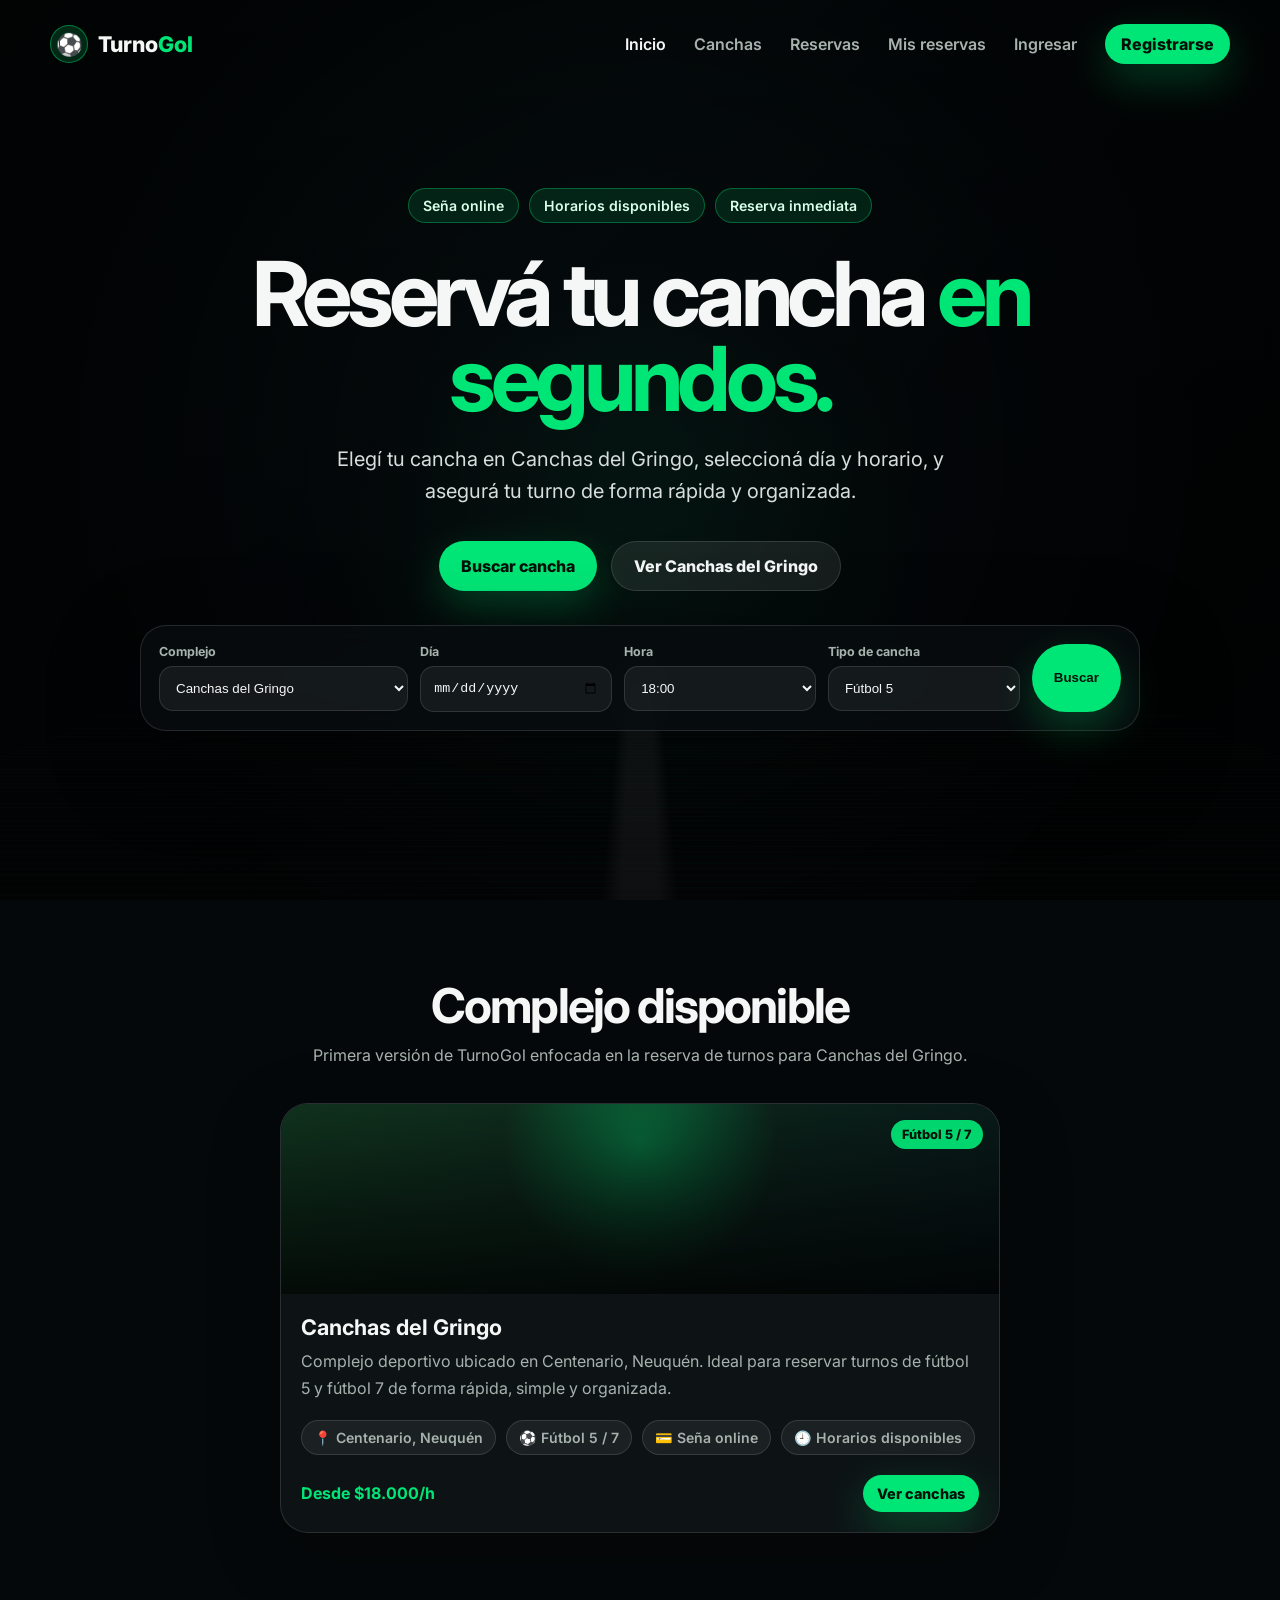
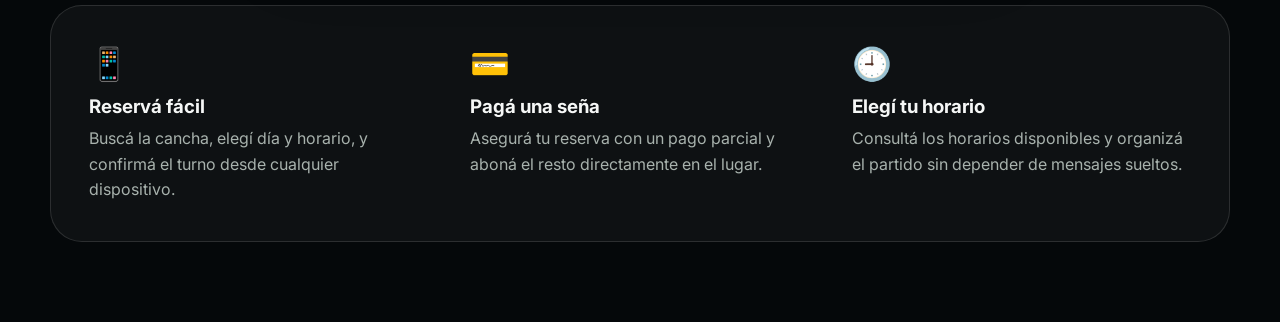
<file: index.html>
<!DOCTYPE html>
<html lang="es">
<head>
  <meta charset="UTF-8" />
  <meta name="viewport" content="width=device-width, initial-scale=1.0" />

  <title>TurnoGol | Reservá tu cancha</title>

  <link rel="stylesheet" href="css/style.css"/>
</head>
<body>

  <header class="hero">
    <nav class="navbar">
      <a href="index.html" class="logo">
        <span class="logo-icon">⚽</span>
        <span>Turno<span>Gol</span></span>
      </a>

      <button class="menu-btn" id="menuBtn" aria-label="Abrir menú">
        ☰
      </button>

      <ul class="nav-links" id="navLinks">
        <li><a href="index.html" class="active">Inicio</a></li>
        <li><a href="#complejos">Canchas</a></li>
        <li><a href="#reservas">Reservas</a></li>
        <li><a href="mis-reservas.html">Mis reservas</a></li>
        <a href="login.html">Ingresar</a>
        <a href="login.html" class="btn btn-small">Registrarse</a>
      </ul>
    </nav>

    <section class="hero-content">
      <div class="chips">
        <span>Seña online</span>
        <span>Horarios disponibles</span>
        <span>Reserva inmediata</span>
      </div>

      <h1>Reservá tu cancha <span>en segundos.</span></h1>

      <p>
        Elegí tu cancha en Canchas del Gringo, seleccioná día y horario,
        y asegurá tu turno de forma rápida y organizada.
      </p>

      <div class="hero-actions">
        <a href="#busqueda" class="btn">Buscar cancha</a>
        <a href="complejo.html" class="btn btn-secondary">Ver Canchas del Gringo</a>
      </div>

      <form class="search-card" id="busqueda">
        <label>
          Complejo
          <select>
            <option>Canchas del Gringo</option>
          </select>
        </label>

        <label>
          Día
          <input type="date" />
        </label>

        <label>
          Hora
          <select>
            <option>18:00</option>
            <option>19:00</option>
            <option>20:00</option>
            <option>21:00</option>
            <option>22:00</option>
          </select>
        </label>

        <label>
          Tipo de cancha
          <select>
            <option>Fútbol 5</option>
            <option>Fútbol 7</option>
          </select>
        </label>

        <button type="submit" class="btn">Buscar</button>
      </form>
    </section>
  </header>

  <main>

    <section class="section" id="complejos">
      <div class="section-title">
        <h2>Complejo disponible</h2>
        <p>
          Primera versión de TurnoGol enfocada en la reserva de turnos para Canchas del Gringo.
        </p>
      </div>

      <div class="single-complex">
        <article class="complex-card featured-complex">
          <div class="card-img card-img-1">
            <span>Fútbol 5 / 7</span>
          </div>

          <div class="card-body">
            <h3>Canchas del Gringo</h3>

            <p>
              Complejo deportivo ubicado en Centenario, Neuquén. Ideal para reservar
              turnos de fútbol 5 y fútbol 7 de forma rápida, simple y organizada.
            </p>

            <div class="complex-highlights">
              <span>📍 Centenario, Neuquén</span>
              <span>⚽ Fútbol 5 / 7</span>
              <span>💳 Seña online</span>
              <span>🕘 Horarios disponibles</span>
            </div>

            <div class="card-footer">
              <strong>Desde $18.000/h</strong>
              <a href="complejo.html" class="btn btn-card">Ver canchas</a>
            </div>
          </div>
        </article>
      </div>
    </section>

    <section class="benefits" id="reservas">
      <article>
        <span>📱</span>
        <h3>Reservá fácil</h3>
        <p>
          Buscá la cancha, elegí día y horario, y confirmá el turno desde cualquier dispositivo.
        </p>
      </article>

      <article>
        <span>💳</span>
        <h3>Pagá una seña</h3>
        <p>
          Asegurá tu reserva con un pago parcial y aboná el resto directamente en el lugar.
        </p>
      </article>

      <article>
        <span>🕘</span>
        <h3>Elegí tu horario</h3>
        <p>
          Consultá los horarios disponibles y organizá el partido sin depender de mensajes sueltos.
        </p>
      </article>
    </section>

  </main>

  <script src="js/app.js"></script>
</body>
</html>
</file>
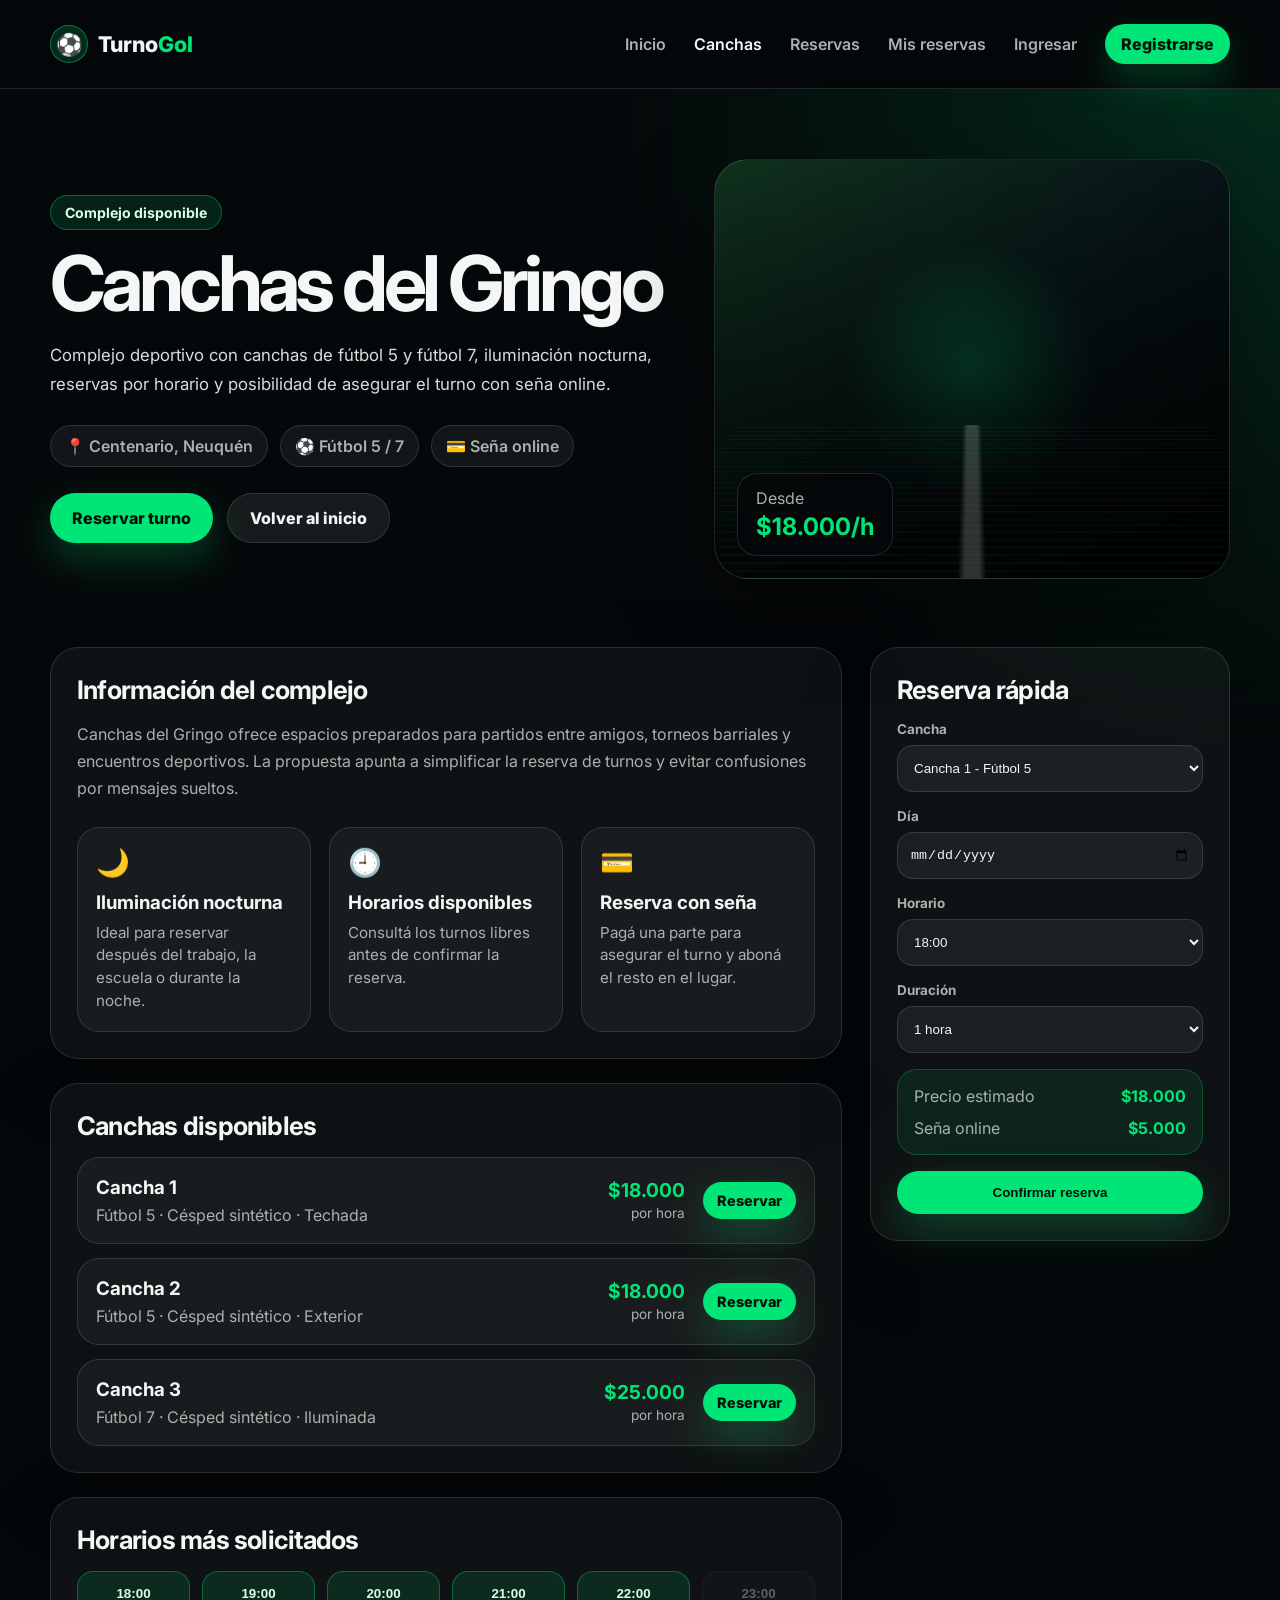
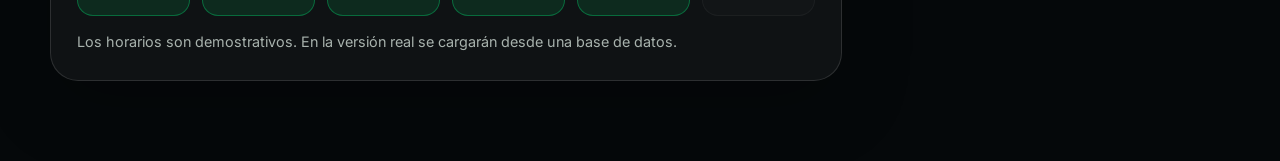
<file: complejo.html>
<!DOCTYPE html>
<html lang="es">
<head>
  <meta charset="UTF-8" />
  <meta name="viewport" content="width=device-width, initial-scale=1.0" />

  <title>Canchas del Gringo | TurnoGol</title>

  <link rel="stylesheet" href="css/style.css" />
</head>
<body>

  <header class="page-header">
    <nav class="navbar">
      <a href="index.html" class="logo">
        <span class="logo-icon">⚽</span>
        <span>Turno<span>Gol</span></span>
      </a>

      <button class="menu-btn" id="menuBtn" aria-label="Abrir menú">
        ☰
      </button>

      <ul class="nav-links" id="navLinks">
        <li><a href="index.html">Inicio</a></li>
        <li><a href="index.html#complejos" class="active">Canchas</a></li>
        <li><a href="reserva.html">Reservas</a></li>
        <li><a href="mis-reservas.html">Mis reservas</a></li>
        <a href="login.html">Ingresar</a>
        <a href="login.html" class="btn btn-small">Registrarse</a>
      </ul>
    </nav>
  </header>

  <main class="complex-page">

    <section class="complex-hero">
      <div class="complex-info">
        <span class="tag">Complejo disponible</span>

        <h1>Canchas del Gringo</h1>

        <p>
          Complejo deportivo con canchas de fútbol 5 y fútbol 7, iluminación nocturna,
          reservas por horario y posibilidad de asegurar el turno con seña online.
        </p>

        <div class="complex-meta">
          <span>📍 Centenario, Neuquén</span>
          <span>⚽ Fútbol 5 / 7</span>
          <span>💳 Seña online</span>
        </div>

        <div class="complex-actions">
          <a href="#reservar" class="btn">Reservar turno</a>
          <a href="index.html" class="btn btn-secondary">Volver al inicio</a>
        </div>
      </div>

      <div class="complex-photo">
        <div class="photo-badge">
          Desde <strong>$18.000/h</strong>
        </div>
      </div>
    </section>

    <section class="complex-layout">

      <div class="complex-main">

        <section class="info-card">
          <h2>Información del complejo</h2>

          <p>
            Canchas del Gringo ofrece espacios preparados para partidos entre amigos,
            torneos barriales y encuentros deportivos. La propuesta apunta a simplificar
            la reserva de turnos y evitar confusiones por mensajes sueltos.
          </p>

          <div class="features-grid">
            <article>
              <span>🌙</span>
              <h3>Iluminación nocturna</h3>
              <p>Ideal para reservar después del trabajo, la escuela o durante la noche.</p>
            </article>

            <article>
              <span>🕘</span>
              <h3>Horarios disponibles</h3>
              <p>Consultá los turnos libres antes de confirmar la reserva.</p>
            </article>

            <article>
              <span>💳</span>
              <h3>Reserva con seña</h3>
              <p>Pagá una parte para asegurar el turno y aboná el resto en el lugar.</p>
            </article>
          </div>
        </section>

        <section class="info-card" id="reservar">
          <h2>Canchas disponibles</h2>

          <div class="field-list">

            <article class="field-card">
              <div>
                <h3>Cancha 1</h3>
                <p>Fútbol 5 · Césped sintético · Techada</p>
              </div>

              <div class="field-price">
                <strong>$18.000</strong>
                <span>por hora</span>
              </div>

              <a href="reserva.html" class="btn btn-card">Reservar</a>
            </article>

            <article class="field-card">
              <div>
                <h3>Cancha 2</h3>
                <p>Fútbol 5 · Césped sintético · Exterior</p>
              </div>

              <div class="field-price">
                <strong>$18.000</strong>
                <span>por hora</span>
              </div>

              <a href="reserva.html" class="btn btn-card">Reservar</a>
            </article>

            <article class="field-card">
              <div>
                <h3>Cancha 3</h3>
                <p>Fútbol 7 · Césped sintético · Iluminada</p>
              </div>

              <div class="field-price">
                <strong>$25.000</strong>
                <span>por hora</span>
              </div>

              <a href="reserva.html" class="btn btn-card">Reservar</a>
            </article>

          </div>
        </section>

        <section class="info-card">
          <h2>Horarios más solicitados</h2>

          <div class="schedule-grid">
            <button>18:00</button>
            <button>19:00</button>
            <button>20:00</button>
            <button>21:00</button>
            <button>22:00</button>
            <button class="disabled">23:00</button>
          </div>

          <p class="small-note">
            Los horarios son demostrativos. En la versión real se cargarán desde una base de datos.
          </p>
        </section>

      </div>

      <aside class="booking-panel">
        <h2>Reserva rápida</h2>

        <form class="booking-form">
          <label>
            Cancha
            <select>
              <option>Cancha 1 - Fútbol 5</option>
              <option>Cancha 2 - Fútbol 5</option>
              <option>Cancha 3 - Fútbol 7</option>
            </select>
          </label>

          <label>
            Día
            <input type="date" />
          </label>

          <label>
            Horario
            <select>
              <option>18:00</option>
              <option>19:00</option>
              <option>20:00</option>
              <option>21:00</option>
              <option>22:00</option>
            </select>
          </label>

          <label>
            Duración
            <select>
              <option>1 hora</option>
              <option>1 hora y media</option>
              <option>2 horas</option>
            </select>
          </label>

          <div class="summary-box">
            <div>
              <span>Precio estimado</span>
              <strong>$18.000</strong>
            </div>

            <div>
              <span>Seña online</span>
              <strong>$5.000</strong>
            </div>
          </div>

          <button type="submit" class="btn full-btn">
            Confirmar reserva
          </button>
        </form>
      </aside>

    </section>

  </main>

  <script src="js/app.js"></script>
</body>
</html>
</file>
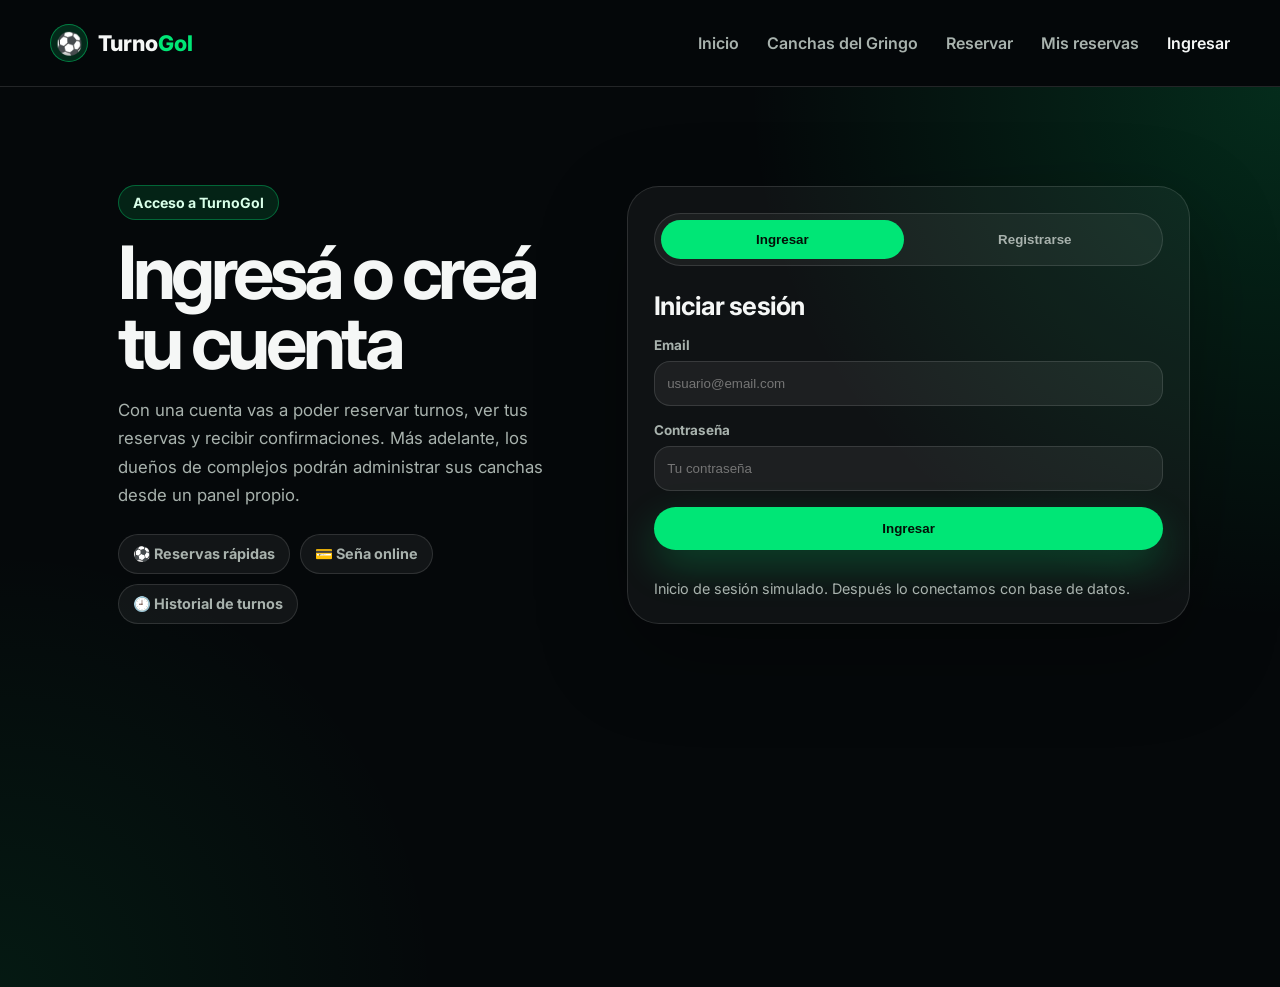
<file: confirmacion.html>
<!DOCTYPE html>
<html lang="es">
<head>
  <meta charset="UTF-8" />
  <meta name="viewport" content="width=device-width, initial-scale=1.0" />

  <title>Reserva confirmada | TurnoGol</title>

  <link rel="stylesheet" href="css/style.css" />
</head>
<body>

  <header class="page-header">
    <nav class="navbar">
      <a href="index.html" class="logo">
        <span class="logo-icon">⚽</span>
        <span>Turno<span>Gol</span></span>
      </a>

      <button class="menu-btn" id="menuBtn" aria-label="Abrir menú">
        ☰
      </button>

      <ul class="nav-links" id="navLinks">
        <li><a href="index.html">Inicio</a></li>
        <li><a href="complejo.html">Canchas del Gringo</a></li>
        <li><a href="reserva.html">Reservar</a></li>
        <li><a href="mis-reservas.html">Mis reservas</a></li>
        <li><a href="login.html">Ingresar</a></li>
        <li><a href="#" class="active">Confirmación</a></li>
      </ul>
    </nav>
  </header>

  <main class="confirmation-page">

    <section class="confirmation-card">
      <div class="success-icon">✓</div>

      <span class="tag">Reserva confirmada</span>

      <h1>Tu turno fue reservado</h1>

      <p>
        La reserva se registró correctamente. En una versión real, el usuario recibiría
        la confirmación por email o WhatsApp.
      </p>

      <div class="confirmation-summary">
        <div>
          <span>Complejo</span>
          <strong id="confirmComplejo">Canchas del Gringo</strong>
        </div>

        <div>
          <span>Cancha</span>
          <strong id="confirmCancha">Cancha seleccionada</strong>
        </div>

        <div>
          <span>Fecha</span>
          <strong id="confirmFecha">Fecha seleccionada</strong>
        </div>

        <div>
          <span>Horario</span>
          <strong id="confirmHorario">Horario seleccionado</strong>
        </div>

        <div>
          <span>Duración</span>
          <strong id="confirmDuracion">Duración seleccionada</strong>
        </div>

        <div>
          <span>Cliente</span>
          <strong id="confirmCliente">Cliente</strong>
        </div>

        <div>
          <span>Precio total</span>
          <strong id="confirmPrecio">$0</strong>
        </div>

        <div>
          <span>Seña abonada</span>
          <strong id="confirmSenia">$0</strong>
        </div>

        <div>
          <span>Resta abonar</span>
          <strong id="confirmResta">$0</strong>
        </div>

        <div>
          <span>Estado</span>
          <strong id="confirmEstado" class="status-ok">Confirmada</strong>
        </div>
      </div>

      <div class="confirmation-actions">
        <a href="mis-reservas.html" class="btn">Ver mis reservas</a>
        <a href="complejo.html" class="btn btn-secondary">Reservar otro turno</a>
      </div>
    </section>

  </main>

  <script src="js/app.js"></script>
</body>
</html>
</file>
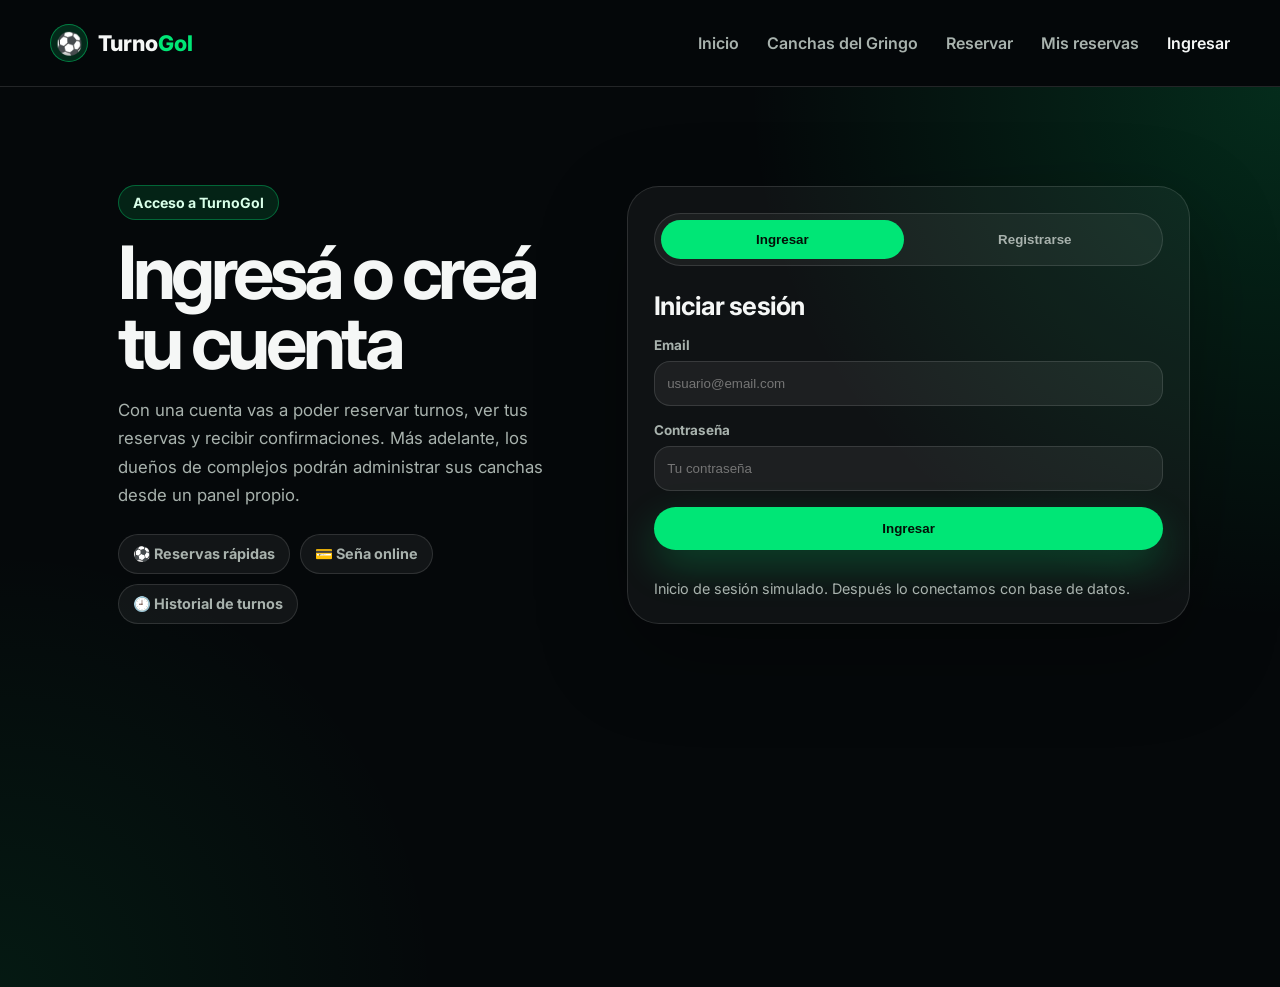
<file: login.html>
<!DOCTYPE html>
<html lang="es">
<head>
  <meta charset="UTF-8" />
  <meta name="viewport" content="width=device-width, initial-scale=1.0" />

  <title>Ingresar | TurnoGol</title>

  <link rel="stylesheet" href="css/style.css" />
</head>
<body>

  <header class="page-header">
    <nav class="navbar">
      <a href="index.html" class="logo">
        <span class="logo-icon">⚽</span>
        <span>Turno<span>Gol</span></span>
      </a>

      <button class="menu-btn" id="menuBtn" aria-label="Abrir menú">
        ☰
      </button>

      <ul class="nav-links" id="navLinks">
        <li><a href="index.html">Inicio</a></li>
        <li><a href="complejo.html">Canchas del Gringo</a></li>
        <li><a href="reserva.html">Reservar</a></li>
        <li><a href="mis-reservas.html">Mis reservas</a></li>
        <li><a href="login.html" class="active">Ingresar</a></li>
      </ul>
    </nav>
  </header>

  <main class="auth-page">

    <section class="auth-card">

      <div class="auth-info">
        <span class="tag">Acceso a TurnoGol</span>

        <h1>Ingresá o creá tu cuenta</h1>

        <p>
          Con una cuenta vas a poder reservar turnos, ver tus reservas y recibir
          confirmaciones. Más adelante, los dueños de complejos podrán administrar
          sus canchas desde un panel propio.
        </p>

        <div class="auth-benefits">
          <span>⚽ Reservas rápidas</span>
          <span>💳 Seña online</span>
          <span>🕘 Historial de turnos</span>
        </div>
      </div>

      <div class="auth-box">

        <div class="auth-tabs">
          <button class="auth-tab active" data-auth="login">Ingresar</button>
          <button class="auth-tab" data-auth="register">Registrarse</button>
        </div>

        <form class="auth-form auth-form-login" id="loginForm">
          <h2>Iniciar sesión</h2>

          <label>
            Email
            <input type="email" placeholder="usuario@email.com" required />
          </label>

          <label>
            Contraseña
            <input type="password" placeholder="Tu contraseña" required />
          </label>

          <button type="submit" class="btn full-btn">
            Ingresar
          </button>

          <p class="small-note">
            Inicio de sesión simulado. Después lo conectamos con base de datos.
          </p>
        </form>

        <form class="auth-form auth-form-register hidden" id="registerForm">
          <h2>Crear cuenta</h2>

          <label>
            Nombre y apellido
            <input type="text" placeholder="Ej: Juan Pérez" required />
          </label>

          <label>
            Email
            <input type="email" placeholder="usuario@email.com" required />
          </label>

          <label>
            Teléfono
            <input type="tel" placeholder="Ej: 299 000 0000" required />
          </label>

          <label>
            Contraseña
            <input type="password" placeholder="Crear contraseña" required />
          </label>

          <label>
            Tipo de cuenta
            <select id="tipoCuenta">
              <option value="usuario">Usuario / jugador</option>
              <option value="duenio">Dueño de complejo</option>
            </select>
          </label>

          <button type="submit" class="btn full-btn">
            Crear cuenta
          </button>

          <p class="small-note">
            El tipo de cuenta permitirá mostrar funciones distintas según el rol.
          </p>
        </form>

      </div>

    </section>

  </main>

  <script src="js/app.js"></script>
</body>
</html>
</file>
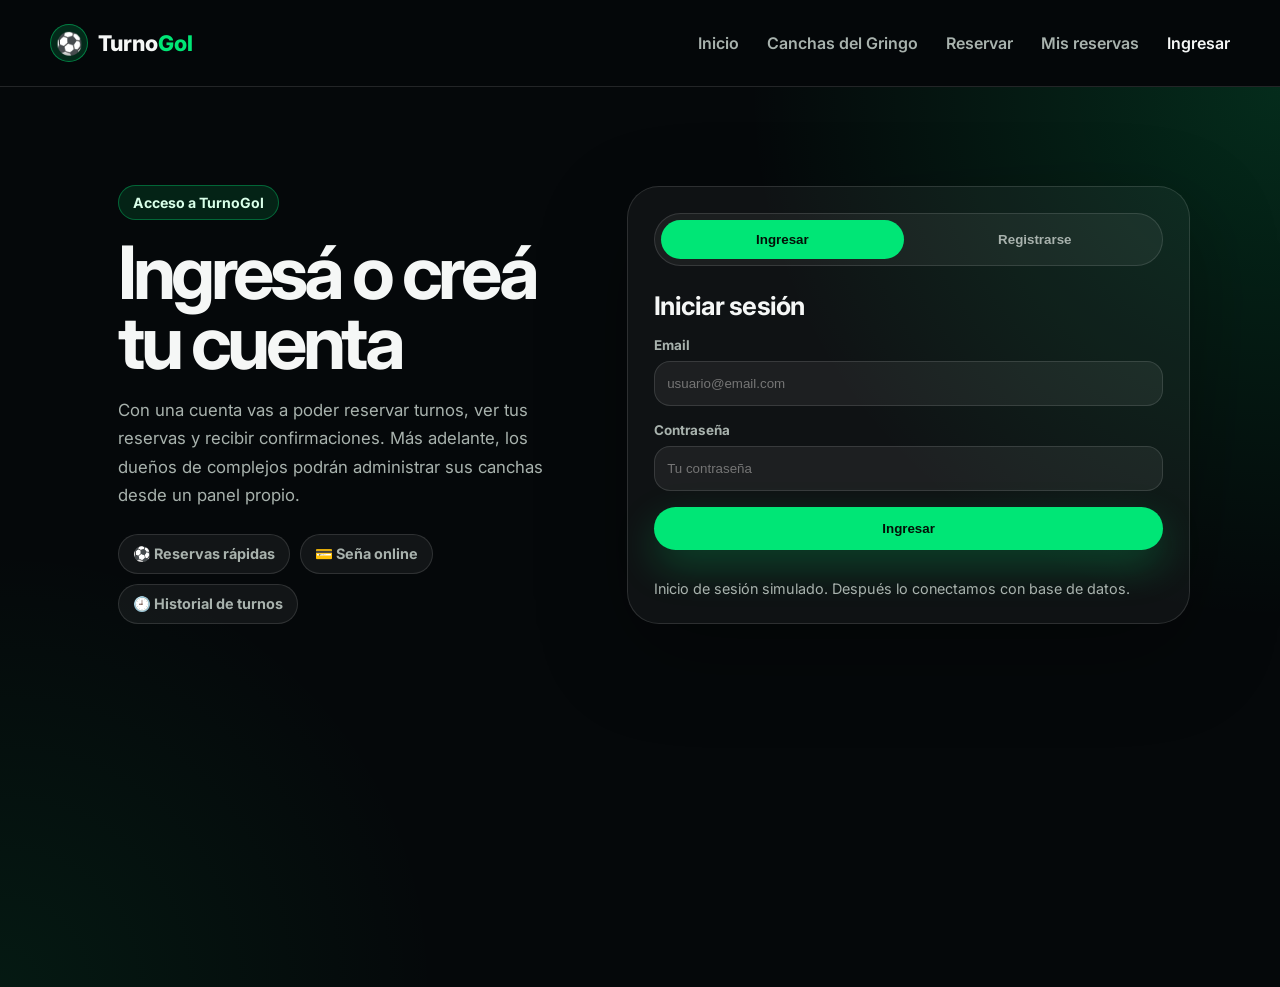
<file: mis-reservas.html>
<!DOCTYPE html>
<html lang="es">
<head>
  <meta charset="UTF-8" />
  <meta name="viewport" content="width=device-width, initial-scale=1.0" />

  <title>Mis reservas | TurnoGol</title>

  <link rel="stylesheet" href="css/style.css" />
</head>
<body>

  <header class="page-header">
    <nav class="navbar">
      <a href="index.html" class="logo">
        <span class="logo-icon">⚽</span>
        <span>Turno<span>Gol</span></span>
      </a>

      <button class="menu-btn" id="menuBtn" aria-label="Abrir menú">
        ☰
      </button>

      <ul class="nav-links" id="navLinks">
        <li><a href="index.html">Inicio</a></li>
        <li><a href="complejo.html">Canchas del Gringo</a></li>
        <li><a href="reserva.html">Reservar</a></li>
        <li><a href="mis-reservas.html" class="active">Mis reservas</a></li>
      </ul>
    </nav>
  </header>

  <main class="my-reservations-page">

    <section class="my-reservations-header">
      <span class="tag">Turnos registrados</span>

      <h1>Mis reservas</h1>

      <p>
        Acá se muestran las reservas realizadas en esta versión de prueba.
        Por ahora se guardan en el navegador.
      </p>
    </section>

    <section class="reservations-container">
      <div id="reservasLista" class="reservations-list">
        <!-- Las reservas se cargan con JavaScript -->
      </div>

      <div class="reservations-actions">
        <a href="complejo.html" class="btn">Reservar otro turno</a>
        <button class="btn btn-secondary" id="limpiarReservas">
          Borrar reservas
        </button>
      </div>
    </section>

  </main>

  <script src="js/app.js"></script>
</body>
</html>
</file>
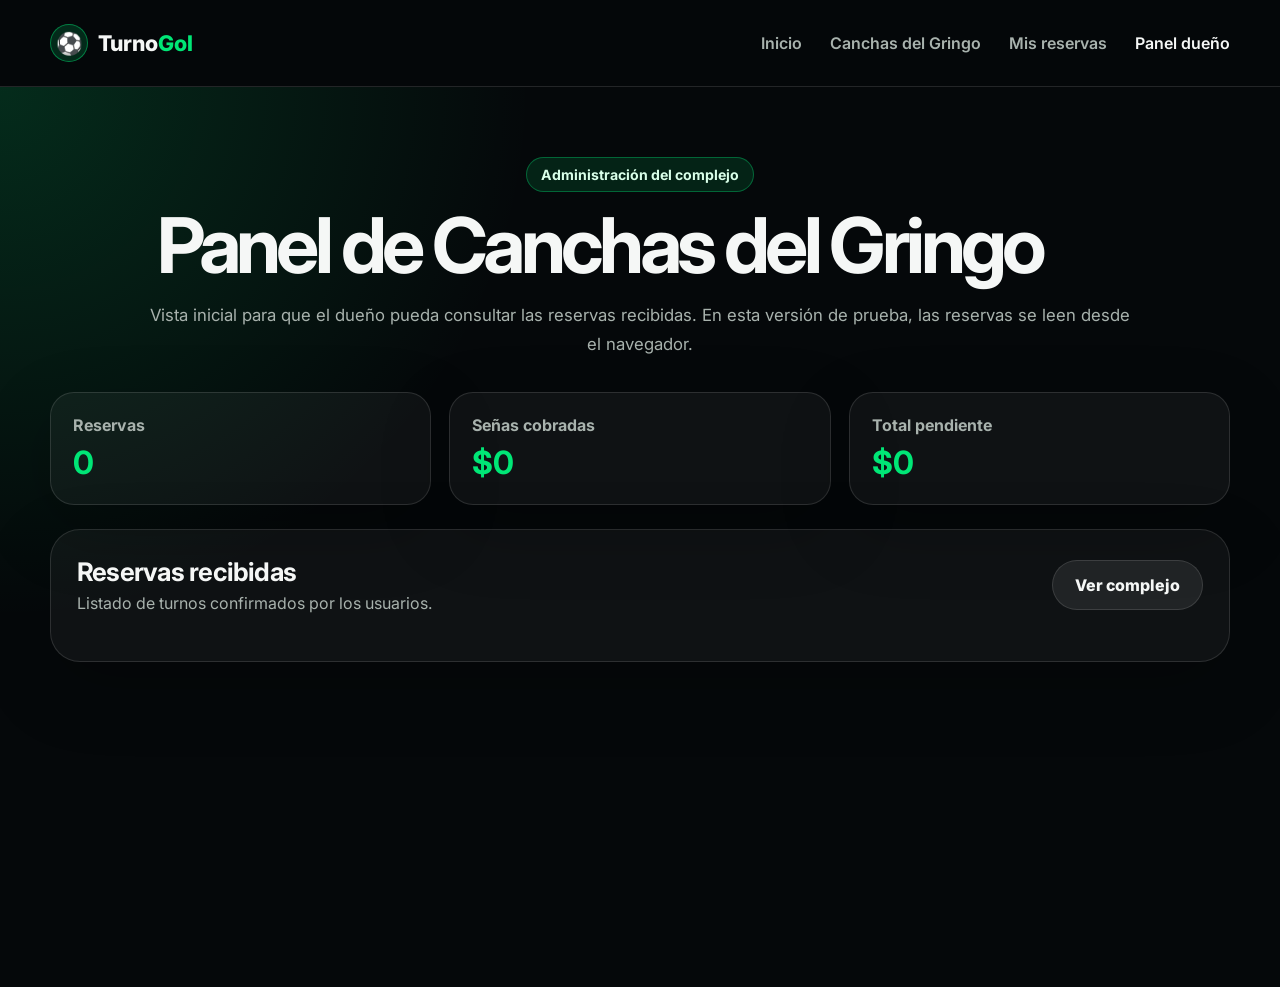
<file: panel-duenio.html>
<!DOCTYPE html>
<html lang="es">
<head>
  <meta charset="UTF-8" />
  <meta name="viewport" content="width=device-width, initial-scale=1.0" />

  <title>Panel del dueño | TurnoGol</title>

  <link rel="stylesheet" href="css/style.css" />
</head>
<body>

  <header class="page-header">
    <nav class="navbar">
      <a href="index.html" class="logo">
        <span class="logo-icon">⚽</span>
        <span>Turno<span>Gol</span></span>
      </a>

      <button class="menu-btn" id="menuBtn" aria-label="Abrir menú">
        ☰
      </button>

      <ul class="nav-links" id="navLinks">
        <li><a href="index.html">Inicio</a></li>
        <li><a href="complejo.html">Canchas del Gringo</a></li>
        <li><a href="mis-reservas.html">Mis reservas</a></li>
        <li><a href="panel-duenio.html" class="active">Panel dueño</a></li>
      </ul>
    </nav>
  </header>

  <main class="owner-page">

    <section class="owner-header">
      <span class="tag">Administración del complejo</span>

      <h1>Panel de Canchas del Gringo</h1>

      <p>
        Vista inicial para que el dueño pueda consultar las reservas recibidas.
        En esta versión de prueba, las reservas se leen desde el navegador.
      </p>
    </section>

    <section class="owner-stats">
      <article>
        <span>Reservas</span>
        <strong id="totalReservas">0</strong>
      </article>

      <article>
        <span>Señas cobradas</span>
        <strong id="totalSenias">$0</strong>
      </article>

      <article>
        <span>Total pendiente</span>
        <strong id="totalPendiente">$0</strong>
      </article>
    </section>

    <section class="owner-panel">
      <div class="owner-panel-header">
        <div>
          <h2>Reservas recibidas</h2>
          <p>Listado de turnos confirmados por los usuarios.</p>
        </div>

        <a href="complejo.html" class="btn btn-secondary">Ver complejo</a>
      </div>

      <div id="ownerReservasLista" class="owner-reservations-list">
        <!-- Las reservas se cargan con JavaScript -->
      </div>
    </section>

  </main>

  <script src="js/app.js"></script>
</body>
</html>
</file>
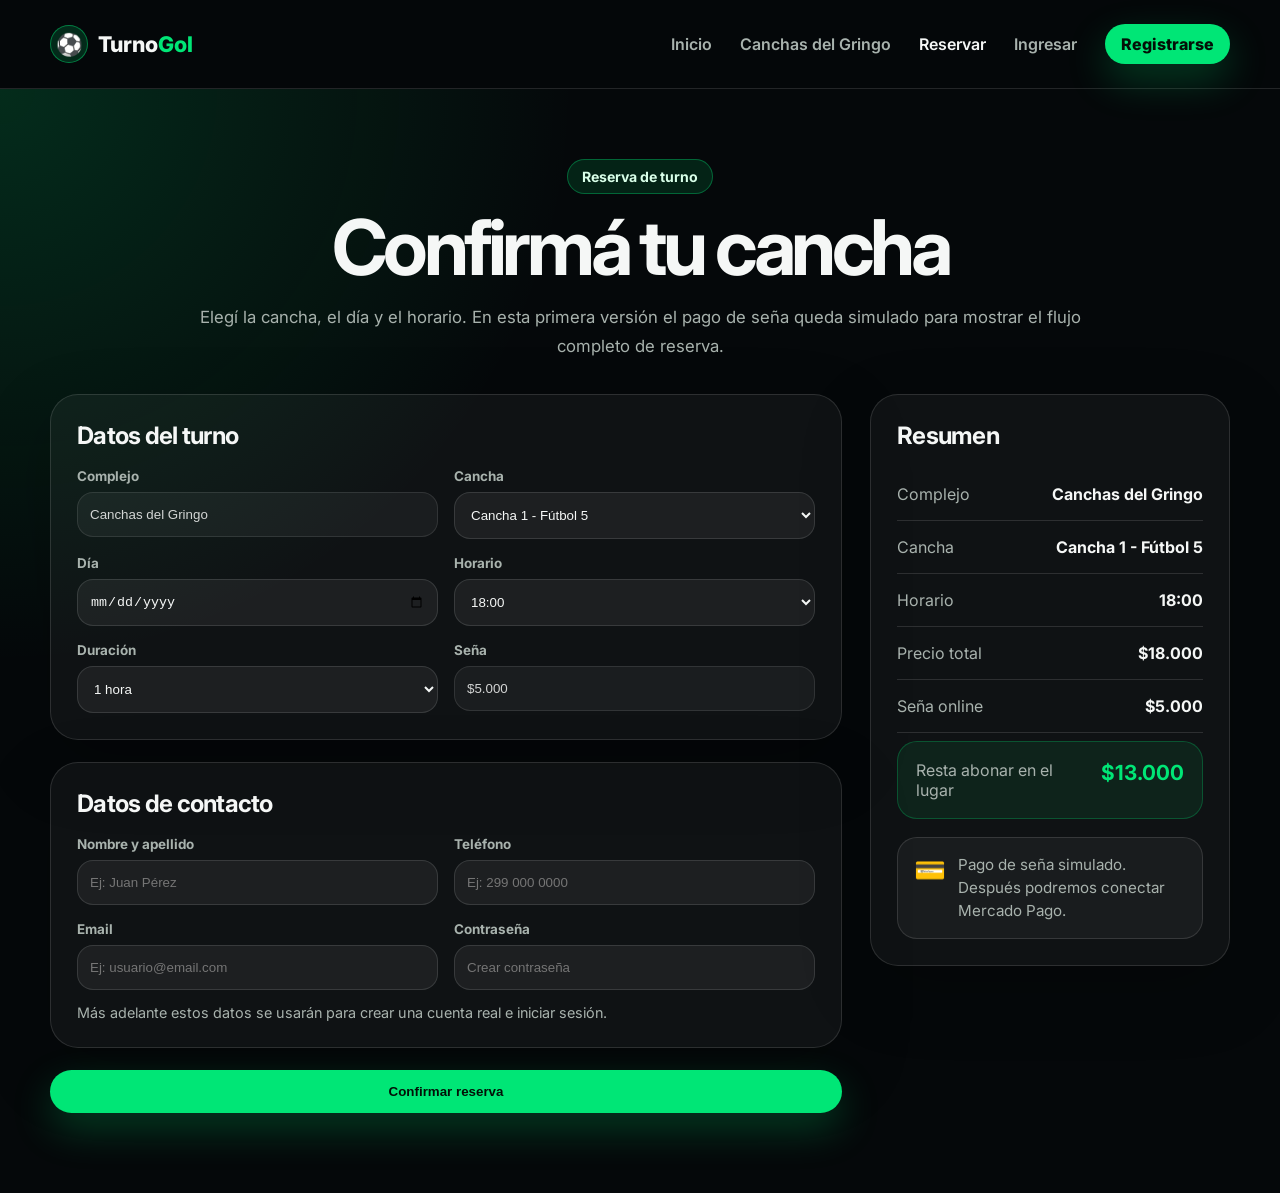
<file: reserva.html>
<!DOCTYPE html>
<html lang="es">
<head>
  <meta charset="UTF-8" />
  <meta name="viewport" content="width=device-width, initial-scale=1.0" />

  <title>Reservar turno | TurnoGol</title>

  <link rel="stylesheet" href="css/style.css" />
</head>
<body>

  <header class="page-header">
    <nav class="navbar">
      <a href="index.html" class="logo">
        <span class="logo-icon">⚽</span>
        <span>Turno<span>Gol</span></span>
      </a>

      <button class="menu-btn" id="menuBtn" aria-label="Abrir menú">
        ☰
      </button>

      <ul class="nav-links" id="navLinks">
        <li><a href="index.html">Inicio</a></li>
        <li><a href="complejo.html">Canchas del Gringo</a></li>
        <li><a href="#" class="active">Reservar</a></li>
        <a href="login.html">Ingresar</a>
        <a href="login.html" class="btn btn-small">Registrarse</a>
      </ul>
    </nav>
  </header>

  <main class="reserve-page">

    <section class="reserve-header">
      <span class="tag">Reserva de turno</span>

      <h1>Confirmá tu cancha</h1>

      <p>
        Elegí la cancha, el día y el horario. En esta primera versión el pago de seña
        queda simulado para mostrar el flujo completo de reserva.
      </p>
    </section>

    <section class="reserve-layout">

      <form class="reserve-form" id="reserveForm">

        <div class="form-card">
          <h2>Datos del turno</h2>

          <div class="form-grid">
            <label>
              Complejo
              <input type="text" value="Canchas del Gringo" readonly />
            </label>

            <label>
              Cancha
              <select id="cancha">
                <option value="18000">Cancha 1 - Fútbol 5</option>
                <option value="18000">Cancha 2 - Fútbol 5</option>
                <option value="25000">Cancha 3 - Fútbol 7</option>
              </select>
            </label>

            <label>
              Día
              <input type="date" id="fecha" required />
            </label>

            <label>
              Horario
              <select id="horario">
                <option>18:00</option>
                <option>19:00</option>
                <option>20:00</option>
                <option>21:00</option>
                <option>22:00</option>
              </select>
            </label>

            <label>
              Duración
              <select id="duracion">
                <option value="1">1 hora</option>
                <option value="1.5">1 hora y media</option>
                <option value="2">2 horas</option>
              </select>
            </label>

            <label>
              Seña
              <input type="text" value="$5.000" readonly />
            </label>
          </div>
        </div>

        <div class="form-card">
          <h2>Datos de contacto</h2>

          <div class="form-grid">
            <label>
              Nombre y apellido
              <input type="text" placeholder="Ej: Juan Pérez" required />
            </label>

            <label>
              Teléfono
              <input type="tel" placeholder="Ej: 299 000 0000" required />
            </label>

            <label>
              Email
              <input type="email" placeholder="Ej: usuario@email.com" required />
            </label>

            <label>
              Contraseña
              <input type="password" placeholder="Crear contraseña" required />
            </label>
          </div>

          <p class="small-note">
            Más adelante estos datos se usarán para crear una cuenta real e iniciar sesión.
          </p>
        </div>

        <button type="submit" class="btn full-btn">
          Confirmar reserva
        </button>

      </form>

      <aside class="reserve-summary">
        <h2>Resumen</h2>

        <div class="summary-line">
          <span>Complejo</span>
          <strong>Canchas del Gringo</strong>
        </div>

        <div class="summary-line">
          <span>Cancha</span>
          <strong id="summaryCancha">Cancha 1 - Fútbol 5</strong>
        </div>

        <div class="summary-line">
          <span>Horario</span>
          <strong id="summaryHorario">18:00</strong>
        </div>

        <div class="summary-line">
          <span>Precio total</span>
          <strong id="summaryPrecio">$18.000</strong>
        </div>

        <div class="summary-line">
          <span>Seña online</span>
          <strong>$5.000</strong>
        </div>

        <div class="summary-total">
          <span>Resta abonar en el lugar</span>
          <strong id="summaryResta">$13.000</strong>
        </div>

        <div class="payment-box">
          <span>💳</span>
          <p>
            Pago de seña simulado. Después podremos conectar Mercado Pago.
          </p>
        </div>
      </aside>

    </section>

  </main>

  <script src="js/app.js"></script>
</body>
</html>
</file>
<file: css/style.css>
@import url('https://fonts.googleapis.com/css2?family=Inter:wght@400;500;600;700;800&display=swap');

:root {
  --bg: #05080a;
  --panel-solid: #0d1315;
  --green: #00e676;
  --white: #f5f7f6;
  --muted: #a8b2ad;
  --border: rgba(255,255,255,0.12);
}

* {
  margin: 0;
  padding: 0;
  box-sizing: border-box;
}

html {
  scroll-behavior: smooth;
}

body {
  font-family: 'Inter', system-ui, sans-serif;
  color: var(--white);
  background: var(--bg);
}

a {
  color: inherit;
  text-decoration: none;
}

/* ============================= */
/* HERO / HOME */
/* ============================= */

.hero {
  min-height: 100vh;
  position: relative;
  overflow: hidden;
  background:
    linear-gradient(180deg, rgba(5,8,10,0.45), rgba(5,8,10,0.98)),
    radial-gradient(circle at center 65%, rgba(0,230,118,0.28), transparent 35%),
    linear-gradient(135deg, #06100b 0%, #071417 35%, #020405 100%);
}

.hero::before {
  content: "";
  position: absolute;
  inset: 0;
  background:
    linear-gradient(
      90deg,
      transparent 48%,
      rgba(255,255,255,0.18) 49%,
      rgba(255,255,255,0.18) 51%,
      transparent 52%
    ),
    repeating-linear-gradient(
      0deg,
      rgba(0,230,118,0.08) 0 2px,
      transparent 2px 10px
    );
  opacity: .45;
  transform: perspective(800px) rotateX(62deg) translateY(230px) scale(1.5);
  transform-origin: bottom;
}

.hero::after {
  content: "";
  position: absolute;
  inset: 0;
  background: radial-gradient(circle at center, transparent 0%, rgba(0,0,0,0.62) 72%);
  pointer-events: none;
}

/* ============================= */
/* NAVBAR */
/* ============================= */

.navbar {
  position: relative;
  z-index: 2;
  width: min(1180px, calc(100% - 32px));
  margin: 0 auto;
  padding: 24px 0;
  display: flex;
  align-items: center;
  justify-content: space-between;
}

.logo {
  display: flex;
  align-items: center;
  gap: 10px;
  font-weight: 800;
  font-size: 1.35rem;
}

.logo span span {
  color: var(--green);
}

.logo-icon {
  display: grid;
  place-items: center;
  width: 38px;
  height: 38px;
  background: rgba(0,230,118,0.16);
  border: 1px solid rgba(0,230,118,0.45);
  border-radius: 999px;
}

.nav-links {
  display: flex;
  align-items: center;
  gap: 28px;
  list-style: none;
  font-weight: 600;
  color: var(--muted);
}

.nav-links a:hover,
.nav-links .active {
  color: var(--white);
}

.menu-btn {
  display: none;
  border: none;
  background: rgba(255,255,255,0.08);
  color: var(--white);
  border-radius: 10px;
  padding: 10px 12px;
  font-size: 1.2rem;
  cursor: pointer;
}

/* ============================= */
/* CONTENIDO HERO */
/* ============================= */

.hero-content {
  position: relative;
  z-index: 2;
  width: min(1080px, calc(100% - 32px));
  margin: 0 auto;
  padding: 100px 0 80px;
  text-align: center;
}

.chips {
  display: flex;
  justify-content: center;
  flex-wrap: wrap;
  gap: 10px;
  margin-bottom: 28px;
}

.chips span {
  padding: 8px 14px;
  border: 1px solid rgba(0,230,118,0.35);
  background: rgba(0,230,118,0.12);
  color: #d9ffe9;
  border-radius: 999px;
  font-size: 0.88rem;
  font-weight: 600;
}

h1 {
  font-size: clamp(2.4rem, 7vw, 5.8rem);
  line-height: 0.95;
  letter-spacing: -0.06em;
  max-width: 900px;
  margin: 0 auto 22px;
}

h1 span {
  color: var(--green);
}

.hero-content > p {
  max-width: 680px;
  margin: 0 auto;
  color: #d7dedb;
  font-size: clamp(1rem, 2vw, 1.25rem);
  line-height: 1.6;
}

.hero-actions {
  display: flex;
  justify-content: center;
  gap: 14px;
  margin: 34px 0;
  flex-wrap: wrap;
}

/* ============================= */
/* BOTONES */
/* ============================= */

.btn {
  display: inline-flex;
  align-items: center;
  justify-content: center;
  border: none;
  cursor: pointer;
  background: var(--green);
  color: #031007;
  font-weight: 800;
  border-radius: 999px;
  padding: 14px 22px;
  box-shadow: 0 16px 40px rgba(0,230,118,0.24);
  transition: transform .2s ease, background .2s ease;
}

.btn:hover {
  transform: translateY(-2px);
  background: #32ff96;
}

.btn-secondary {
  background: rgba(255,255,255,0.08);
  color: var(--white);
  border: 1px solid var(--border);
  box-shadow: none;
}

.btn-small {
  padding: 10px 16px;
}

.btn-card {
  padding: 10px 14px;
  font-size: 0.9rem;
  white-space: nowrap;
}

.full-btn {
  width: 100%;
}

/* ============================= */
/* BUSCADOR HOME */
/* ============================= */

.search-card {
  width: min(1000px, 100%);
  margin: 0 auto;
  padding: 18px;
  display: grid;
  grid-template-columns: 1.3fr 1fr 1fr 1fr auto;
  gap: 12px;
  background: rgba(8, 13, 15, 0.82);
  backdrop-filter: blur(16px);
  border: 1px solid var(--border);
  border-radius: 26px;
  box-shadow: 0 28px 90px rgba(0,0,0,0.42);
}

.search-card label {
  text-align: left;
  font-size: 0.78rem;
  color: var(--muted);
  font-weight: 700;
}

.search-card input,
.search-card select {
  width: 100%;
  margin-top: 7px;
  padding: 13px 12px;
  border-radius: 14px;
  border: 1px solid var(--border);
  background: rgba(255,255,255,0.06);
  color: var(--white);
  outline: none;
}

.search-card option {
  color: #111;
}

/* ============================= */
/* SECCIONES GENERALES */
/* ============================= */

.section {
  width: min(1180px, calc(100% - 32px));
  margin: 0 auto;
  padding: 76px 0 38px;
}

.section-title {
  text-align: center;
  margin-bottom: 34px;
}

.section-title h2 {
  font-size: clamp(2rem, 4vw, 3rem);
  letter-spacing: -0.04em;
}

.section-title p {
  margin-top: 8px;
  color: var(--muted);
  line-height: 1.6;
}

/* ============================= */
/* CARD COMPLEJO HOME */
/* ============================= */

.cards {
  display: grid;
  grid-template-columns: repeat(3, 1fr);
  gap: 22px;
}

.single-complex {
  width: min(720px, 100%);
  margin: 0 auto;
}

.complex-card {
  overflow: hidden;
  background: var(--panel-solid);
  border: 1px solid var(--border);
  border-radius: 28px;
  box-shadow: 0 20px 70px rgba(0,0,0,0.28);
}

.card-img {
  min-height: 190px;
  position: relative;
  background:
    linear-gradient(180deg, transparent, rgba(0,0,0,0.75)),
    radial-gradient(circle at 50% 20%, rgba(0,230,118,0.35), transparent 35%),
    linear-gradient(135deg, #10321d, #071417);
}

.card-img-2 {
  background: linear-gradient(135deg, #091f34, #0d301c);
}

.card-img-3 {
  background: linear-gradient(135deg, #19310d, #10171a);
}

.card-img span {
  position: absolute;
  top: 16px;
  right: 16px;
  background: rgba(0,230,118,0.92);
  color: #041008;
  padding: 7px 11px;
  border-radius: 999px;
  font-size: 0.8rem;
  font-weight: 800;
}

.card-body {
  padding: 20px;
}

.card-body h3 {
  font-size: 1.35rem;
  margin-bottom: 7px;
}

.card-body p {
  color: var(--muted);
}

.featured-complex .card-body p {
  line-height: 1.7;
  margin-top: 8px;
}

.complex-highlights {
  display: flex;
  flex-wrap: wrap;
  gap: 10px;
  margin: 18px 0 6px;
}

.complex-highlights span {
  padding: 8px 12px;
  border-radius: 999px;
  background: rgba(255,255,255,0.06);
  border: 1px solid var(--border);
  color: var(--muted);
  font-size: .88rem;
  font-weight: 600;
}

.card-footer {
  margin-top: 20px;
  display: flex;
  align-items: center;
  justify-content: space-between;
  gap: 12px;
}

.card-footer strong {
  color: var(--green);
}

/* ============================= */
/* BENEFICIOS */
/* ============================= */

.benefits {
  width: min(1180px, calc(100% - 32px));
  margin: 34px auto 80px;
  padding: 28px;
  display: grid;
  grid-template-columns: repeat(3, 1fr);
  gap: 22px;
  background: rgba(255,255,255,0.04);
  border: 1px solid var(--border);
  border-radius: 32px;
}

.benefits article {
  padding: 10px;
}

.benefits span {
  font-size: 2rem;
}

.benefits h3 {
  margin: 12px 0 8px;
}

.benefits p {
  color: var(--muted);
  line-height: 1.6;
}

/* ============================= */
/* HEADER PÁGINAS INTERNAS */
/* ============================= */

.page-header {
  background: rgba(5, 8, 10, 0.96);
  border-bottom: 1px solid var(--border);
}

/* ============================= */
/* PÁGINA DETALLE DEL COMPLEJO */
/* ============================= */

.complex-page {
  background:
    radial-gradient(circle at top right, rgba(0,230,118,0.16), transparent 32%),
    var(--bg);
  min-height: 100vh;
}

.complex-hero {
  width: min(1180px, calc(100% - 32px));
  margin: 0 auto;
  padding: 70px 0 48px;
  display: grid;
  grid-template-columns: 1.1fr .9fr;
  gap: 34px;
  align-items: center;
}

.complex-info h1 {
  font-size: clamp(2.6rem, 6vw, 5rem);
  line-height: .95;
  letter-spacing: -0.06em;
  margin: 18px 0 20px;
}

.complex-info p {
  color: #d7dedb;
  line-height: 1.7;
  max-width: 680px;
  font-size: 1.05rem;
}

.tag {
  display: inline-flex;
  padding: 8px 14px;
  border-radius: 999px;
  background: rgba(0,230,118,0.12);
  border: 1px solid rgba(0,230,118,0.35);
  color: #d9ffe9;
  font-weight: 700;
  font-size: .88rem;
}

.complex-meta {
  display: flex;
  flex-wrap: wrap;
  gap: 12px;
  margin: 26px 0;
}

.complex-meta span {
  background: rgba(255,255,255,0.06);
  border: 1px solid var(--border);
  color: var(--muted);
  padding: 10px 14px;
  border-radius: 999px;
  font-weight: 600;
}

.complex-actions {
  display: flex;
  gap: 14px;
  flex-wrap: wrap;
}

.complex-photo {
  min-height: 420px;
  position: relative;
  border-radius: 34px;
  overflow: hidden;
  border: 1px solid var(--border);
  background:
    linear-gradient(180deg, transparent, rgba(0,0,0,0.78)),
    radial-gradient(circle at center, rgba(0,230,118,0.25), transparent 38%),
    linear-gradient(135deg, #10321d, #071417 55%, #020405);
  box-shadow: 0 28px 90px rgba(0,0,0,0.42);
}

.complex-photo::before {
  content: "";
  position: absolute;
  inset: 0;
  background:
    linear-gradient(
      90deg,
      transparent 48%,
      rgba(255,255,255,0.28) 49%,
      rgba(255,255,255,0.28) 51%,
      transparent 52%
    ),
    repeating-linear-gradient(
      0deg,
      rgba(0,230,118,0.08) 0 2px,
      transparent 2px 12px
    );
  transform: perspective(700px) rotateX(58deg) translateY(140px) scale(1.4);
  transform-origin: bottom;
  opacity: .65;
}

.photo-badge {
  position: absolute;
  left: 22px;
  bottom: 22px;
  z-index: 2;
  padding: 14px 18px;
  border-radius: 20px;
  background: rgba(5,8,10,0.82);
  border: 1px solid var(--border);
  backdrop-filter: blur(14px);
  color: var(--muted);
}

.photo-badge strong {
  display: block;
  color: var(--green);
  font-size: 1.5rem;
  margin-top: 4px;
}

.complex-layout {
  width: min(1180px, calc(100% - 32px));
  margin: 0 auto;
  padding: 20px 0 80px;
  display: grid;
  grid-template-columns: 1fr 360px;
  gap: 28px;
  align-items: start;
}

.complex-main {
  display: grid;
  gap: 24px;
}

.info-card,
.booking-panel {
  background: rgba(255,255,255,0.045);
  border: 1px solid var(--border);
  border-radius: 28px;
  padding: 26px;
  box-shadow: 0 24px 70px rgba(0,0,0,0.22);
}

.info-card h2,
.booking-panel h2 {
  font-size: 1.6rem;
  margin-bottom: 16px;
  letter-spacing: -0.03em;
}

.info-card > p {
  color: var(--muted);
  line-height: 1.7;
}

.features-grid {
  display: grid;
  grid-template-columns: repeat(3, 1fr);
  gap: 18px;
  margin-top: 24px;
}

.features-grid article {
  background: rgba(255,255,255,0.045);
  border: 1px solid var(--border);
  border-radius: 22px;
  padding: 18px;
}

.features-grid span {
  font-size: 1.7rem;
}

.features-grid h3 {
  margin: 12px 0 8px;
}

.features-grid p {
  color: var(--muted);
  line-height: 1.5;
  font-size: .95rem;
}

.field-list {
  display: grid;
  gap: 14px;
}

.field-card {
  display: grid;
  grid-template-columns: 1fr auto auto;
  align-items: center;
  gap: 18px;
  padding: 18px;
  border-radius: 22px;
  background: rgba(255,255,255,0.045);
  border: 1px solid var(--border);
}

.field-card h3 {
  margin-bottom: 6px;
}

.field-card p {
  color: var(--muted);
}

.field-price {
  text-align: right;
}

.field-price strong {
  display: block;
  color: var(--green);
  font-size: 1.2rem;
}

.field-price span {
  color: var(--muted);
  font-size: .85rem;
}

.schedule-grid {
  display: grid;
  grid-template-columns: repeat(6, 1fr);
  gap: 12px;
}

.schedule-grid button {
  padding: 14px;
  border-radius: 16px;
  border: 1px solid rgba(0,230,118,0.35);
  background: rgba(0,230,118,0.11);
  color: #d9ffe9;
  font-weight: 800;
  cursor: pointer;
}

.schedule-grid button:hover {
  background: rgba(0,230,118,0.2);
}

.schedule-grid .disabled {
  opacity: .35;
  cursor: not-allowed;
  border-color: var(--border);
  background: rgba(255,255,255,0.04);
}

.small-note {
  margin-top: 14px;
  color: var(--muted);
  font-size: .9rem;
}

.booking-panel {
  position: sticky;
  top: 18px;
}

.booking-form {
  display: grid;
  gap: 16px;
}

.booking-form label {
  color: var(--muted);
  font-size: .84rem;
  font-weight: 700;
}

.booking-form input,
.booking-form select {
  width: 100%;
  margin-top: 8px;
  padding: 14px 12px;
  border-radius: 16px;
  border: 1px solid var(--border);
  background: rgba(255,255,255,0.06);
  color: var(--white);
  outline: none;
}

.booking-form option {
  color: #111;
}

.summary-box {
  display: grid;
  gap: 12px;
  padding: 16px;
  border-radius: 20px;
  background: rgba(0,230,118,0.08);
  border: 1px solid rgba(0,230,118,0.25);
}

.summary-box div {
  display: flex;
  justify-content: space-between;
  gap: 12px;
}

.summary-box span {
  color: var(--muted);
}

.summary-box strong {
  color: var(--green);
}

/* ============================= */
/* PÁGINA DE RESERVA */
/* ============================= */

.reserve-page {
  min-height: 100vh;
  background:
    radial-gradient(circle at top left, rgba(0,230,118,0.16), transparent 34%),
    var(--bg);
  padding-bottom: 80px;
}

.reserve-header {
  width: min(900px, calc(100% - 32px));
  margin: 0 auto;
  padding: 70px 0 34px;
  text-align: center;
}

.reserve-header h1 {
  font-size: clamp(2.5rem, 6vw, 4.8rem);
  line-height: .95;
  letter-spacing: -0.06em;
  margin: 18px 0;
}

.reserve-header p {
  color: var(--muted);
  line-height: 1.7;
  font-size: 1.05rem;
}

.reserve-layout {
  width: min(1180px, calc(100% - 32px));
  margin: 0 auto;
  display: grid;
  grid-template-columns: 1fr 360px;
  gap: 28px;
  align-items: start;
}

.reserve-form {
  display: grid;
  gap: 22px;
}

.form-card,
.reserve-summary {
  background: rgba(255,255,255,0.045);
  border: 1px solid var(--border);
  border-radius: 28px;
  padding: 26px;
  box-shadow: 0 24px 70px rgba(0,0,0,0.22);
}

.form-card h2,
.reserve-summary h2 {
  font-size: 1.5rem;
  margin-bottom: 18px;
  letter-spacing: -0.03em;
}

.form-grid {
  display: grid;
  grid-template-columns: repeat(2, 1fr);
  gap: 16px;
}

.form-grid label {
  color: var(--muted);
  font-size: .84rem;
  font-weight: 700;
}

.form-grid input,
.form-grid select {
  width: 100%;
  margin-top: 8px;
  padding: 14px 12px;
  border-radius: 16px;
  border: 1px solid var(--border);
  background: rgba(255,255,255,0.06);
  color: var(--white);
  outline: none;
}

.form-grid option {
  color: #111;
}

.form-grid input[readonly] {
  opacity: .85;
  cursor: not-allowed;
}

.reserve-summary {
  position: sticky;
  top: 18px;
}

.summary-line,
.summary-total {
  display: flex;
  justify-content: space-between;
  gap: 16px;
  padding: 16px 0;
  border-bottom: 1px solid var(--border);
}

.summary-line span,
.summary-total span {
  color: var(--muted);
}

.summary-line strong,
.summary-total strong {
  text-align: right;
}

.summary-total {
  margin-top: 8px;
  padding: 18px;
  border: 1px solid rgba(0,230,118,0.25);
  background: rgba(0,230,118,0.08);
  border-radius: 20px;
}

.summary-total strong {
  color: var(--green);
  font-size: 1.3rem;
}

.payment-box {
  margin-top: 18px;
  padding: 16px;
  border-radius: 20px;
  background: rgba(255,255,255,0.045);
  border: 1px solid var(--border);
  display: flex;
  gap: 12px;
  align-items: flex-start;
}

.payment-box span {
  font-size: 1.6rem;
}

.payment-box p {
  color: var(--muted);
  line-height: 1.5;
  font-size: .95rem;
}

/* ============================= */
/* RESPONSIVE */
/* ============================= */

@media (max-width: 960px) {
  .complex-hero,
  .complex-layout,
  .reserve-layout {
    grid-template-columns: 1fr;
  }

  .booking-panel,
  .reserve-summary {
    position: static;
  }

  .features-grid,
  .field-card,
  .schedule-grid,
  .form-grid {
    grid-template-columns: 1fr;
  }

  .field-price {
    text-align: left;
  }

  .complex-photo {
    min-height: 300px;
  }
}

@media (max-width: 860px) {
  .menu-btn {
    display: block;
  }

  .nav-links {
    display: none;
    position: absolute;
    top: 78px;
    right: 0;
    width: min(320px, 100%);
    padding: 18px;
    background: rgba(5,8,10,0.96);
    border: 1px solid var(--border);
    border-radius: 20px;
    flex-direction: column;
    align-items: flex-start;
  }

  .nav-links.open {
    display: flex;
  }

  .search-card,
  .cards,
  .benefits {
    grid-template-columns: 1fr;
  }

  .search-card {
    border-radius: 22px;
  }

  .hero-content {
    padding-top: 70px;
  }

  .card-footer {
    flex-direction: column;
    align-items: flex-start;
  }

  .btn-card {
    width: 100%;
  }
}

/* ============================= */
/* PÁGINA DE CONFIRMACIÓN */
/* ============================= */

.confirmation-page {
  min-height: 100vh;
  display: grid;
  place-items: center;
  padding: 60px 16px;
  background:
    radial-gradient(circle at top, rgba(0,230,118,0.18), transparent 36%),
    var(--bg);
}

.confirmation-card {
  width: min(760px, 100%);
  text-align: center;
  padding: 42px;
  border-radius: 34px;
  background: rgba(255,255,255,0.045);
  border: 1px solid var(--border);
  box-shadow: 0 30px 90px rgba(0,0,0,0.32);
}

.success-icon {
  width: 74px;
  height: 74px;
  margin: 0 auto 22px;
  display: grid;
  place-items: center;
  border-radius: 999px;
  background: rgba(0,230,118,0.15);
  border: 1px solid rgba(0,230,118,0.45);
  color: var(--green);
  font-size: 2.4rem;
  font-weight: 900;
}

.confirmation-card h1 {
  font-size: clamp(2.2rem, 5vw, 4rem);
  line-height: .95;
  letter-spacing: -0.05em;
  margin: 18px 0;
}

.confirmation-card > p {
  max-width: 580px;
  margin: 0 auto 26px;
  color: var(--muted);
  line-height: 1.7;
}

.confirmation-summary {
  display: grid;
  gap: 12px;
  margin: 28px 0;
  text-align: left;
}

.confirmation-summary div {
  display: flex;
  justify-content: space-between;
  gap: 16px;
  padding: 16px;
  border-radius: 18px;
  background: rgba(255,255,255,0.045);
  border: 1px solid var(--border);
}

.confirmation-summary span {
  color: var(--muted);
}

.confirmation-summary strong {
  text-align: right;
}

.status-ok {
  color: var(--green);
}

.confirmation-actions {
  display: flex;
  justify-content: center;
  flex-wrap: wrap;
  gap: 14px;
}

@media (max-width: 620px) {
  .confirmation-card {
    padding: 28px 18px;
  }

  .confirmation-summary div {
    flex-direction: column;
    gap: 6px;
  }

  .confirmation-summary strong {
    text-align: left;
  }
}

/* ============================= */
/* MIS RESERVAS */
/* ============================= */

.my-reservations-page {
  min-height: 100vh;
  background:
    radial-gradient(circle at top right, rgba(0,230,118,0.16), transparent 34%),
    var(--bg);
  padding-bottom: 80px;
}

.my-reservations-header {
  width: min(900px, calc(100% - 32px));
  margin: 0 auto;
  padding: 70px 0 34px;
  text-align: center;
}

.my-reservations-header h1 {
  font-size: clamp(2.5rem, 6vw, 4.8rem);
  line-height: .95;
  letter-spacing: -0.06em;
  margin: 18px 0;
}

.my-reservations-header p {
  color: var(--muted);
  line-height: 1.7;
  font-size: 1.05rem;
}

.reservations-container {
  width: min(980px, calc(100% - 32px));
  margin: 0 auto;
}

.reservations-list {
  display: grid;
  gap: 18px;
}

.reservation-card {
  padding: 24px;
  border-radius: 28px;
  background: rgba(255,255,255,0.045);
  border: 1px solid var(--border);
  box-shadow: 0 24px 70px rgba(0,0,0,0.22);
}

.reservation-card-header {
  display: flex;
  justify-content: space-between;
  gap: 16px;
  align-items: flex-start;
  margin-bottom: 18px;
}

.reservation-card-header h2 {
  font-size: 1.4rem;
  letter-spacing: -0.03em;
}

.reservation-status {
  padding: 8px 12px;
  border-radius: 999px;
  background: rgba(0,230,118,0.12);
  border: 1px solid rgba(0,230,118,0.35);
  color: var(--green);
  font-weight: 800;
  font-size: .85rem;
  white-space: nowrap;
}

.reservation-grid {
  display: grid;
  grid-template-columns: repeat(3, 1fr);
  gap: 14px;
}

.reservation-item {
  padding: 14px;
  border-radius: 18px;
  background: rgba(255,255,255,0.04);
  border: 1px solid var(--border);
}

.reservation-item span {
  display: block;
  color: var(--muted);
  font-size: .84rem;
  margin-bottom: 6px;
}

.reservation-item strong {
  display: block;
  color: var(--white);
}

.empty-reservations {
  text-align: center;
  padding: 42px;
  border-radius: 28px;
  background: rgba(255,255,255,0.045);
  border: 1px solid var(--border);
}

.empty-reservations h2 {
  margin-bottom: 10px;
}

.empty-reservations p {
  color: var(--muted);
  line-height: 1.6;
}

.reservations-actions {
  display: flex;
  justify-content: center;
  flex-wrap: wrap;
  gap: 14px;
  margin-top: 28px;
}

@media (max-width: 760px) {
  .reservation-card-header {
    flex-direction: column;
  }

  .reservation-grid {
    grid-template-columns: 1fr;
  }
}

/* ============================= */
/* PANEL DEL DUEÑO */
/* ============================= */

.owner-page {
  min-height: 100vh;
  background:
    radial-gradient(circle at top left, rgba(0,230,118,0.16), transparent 34%),
    var(--bg);
  padding-bottom: 80px;
}

.owner-header {
  width: min(980px, calc(100% - 32px));
  margin: 0 auto;
  padding: 70px 0 34px;
  text-align: center;
}

.owner-header h1 {
  font-size: clamp(2.3rem, 6vw, 4.8rem);
  line-height: .95;
  letter-spacing: -0.06em;
  margin: 18px 0;
}

.owner-header p {
  color: var(--muted);
  line-height: 1.7;
  font-size: 1.05rem;
}

.owner-stats {
  width: min(1180px, calc(100% - 32px));
  margin: 0 auto 24px;
  display: grid;
  grid-template-columns: repeat(3, 1fr);
  gap: 18px;
}

.owner-stats article {
  padding: 22px;
  border-radius: 24px;
  background: rgba(255,255,255,0.045);
  border: 1px solid var(--border);
  box-shadow: 0 24px 70px rgba(0,0,0,0.22);
}

.owner-stats span {
  display: block;
  color: var(--muted);
  margin-bottom: 8px;
  font-weight: 700;
}

.owner-stats strong {
  color: var(--green);
  font-size: 2rem;
}

.owner-panel {
  width: min(1180px, calc(100% - 32px));
  margin: 0 auto;
  padding: 26px;
  border-radius: 30px;
  background: rgba(255,255,255,0.045);
  border: 1px solid var(--border);
  box-shadow: 0 24px 70px rgba(0,0,0,0.22);
}

.owner-panel-header {
  display: flex;
  justify-content: space-between;
  gap: 18px;
  align-items: center;
  margin-bottom: 22px;
}

.owner-panel-header h2 {
  font-size: 1.6rem;
  letter-spacing: -0.03em;
}

.owner-panel-header p {
  color: var(--muted);
  margin-top: 6px;
}

.owner-reservations-list {
  display: grid;
  gap: 16px;
}

.owner-reservation-card {
  display: grid;
  grid-template-columns: 1fr auto;
  gap: 18px;
  padding: 20px;
  border-radius: 22px;
  background: rgba(255,255,255,0.045);
  border: 1px solid var(--border);
}

.owner-reservation-card h3 {
  margin-bottom: 8px;
}

.owner-reservation-card p {
  color: var(--muted);
  line-height: 1.6;
}

.owner-reservation-data {
  display: flex;
  flex-wrap: wrap;
  gap: 10px;
  margin-top: 14px;
}

.owner-reservation-data span {
  padding: 8px 12px;
  border-radius: 999px;
  background: rgba(255,255,255,0.055);
  border: 1px solid var(--border);
  color: var(--muted);
  font-size: .86rem;
  font-weight: 600;
}

.owner-money {
  text-align: right;
}

.owner-money strong {
  display: block;
  color: var(--green);
  font-size: 1.3rem;
  margin-bottom: 6px;
}

.owner-money span {
  color: var(--muted);
  font-size: .9rem;
}

.owner-empty {
  text-align: center;
  padding: 42px;
  border-radius: 24px;
  background: rgba(255,255,255,0.04);
  border: 1px solid var(--border);
}

.owner-empty h2 {
  margin-bottom: 10px;
}

.owner-empty p {
  color: var(--muted);
  line-height: 1.6;
}

@media (max-width: 860px) {
  .owner-stats {
    grid-template-columns: 1fr;
  }

  .owner-panel-header,
  .owner-reservation-card {
    grid-template-columns: 1fr;
    flex-direction: column;
    align-items: flex-start;
  }

  .owner-money {
    text-align: left;
  }
}

/* ============================= */
/* LOGIN / REGISTRO */
/* ============================= */

.auth-page {
  min-height: 100vh;
  background:
    radial-gradient(circle at top right, rgba(0,230,118,0.16), transparent 34%),
    radial-gradient(circle at bottom left, rgba(0,230,118,0.08), transparent 28%),
    var(--bg);
  padding: 70px 16px 90px;
}

.auth-card {
  width: min(1100px, 100%);
  margin: 0 auto;
  display: grid;
  grid-template-columns: .95fr 1.05fr;
  gap: 28px;
  align-items: center;
}

.auth-info {
  padding: 28px;
}

.auth-info h1 {
  font-size: clamp(2.5rem, 6vw, 4.6rem);
  line-height: .95;
  letter-spacing: -0.06em;
  margin: 18px 0;
}

.auth-info p {
  color: var(--muted);
  line-height: 1.7;
  font-size: 1.05rem;
}

.auth-benefits {
  display: flex;
  flex-wrap: wrap;
  gap: 10px;
  margin-top: 24px;
}

.auth-benefits span {
  padding: 10px 14px;
  border-radius: 999px;
  background: rgba(255,255,255,0.055);
  border: 1px solid var(--border);
  color: var(--muted);
  font-weight: 700;
  font-size: .9rem;
}

.auth-box {
  padding: 26px;
  border-radius: 32px;
  background: rgba(255,255,255,0.045);
  border: 1px solid var(--border);
  box-shadow: 0 30px 90px rgba(0,0,0,0.32);
}

.auth-tabs {
  display: grid;
  grid-template-columns: 1fr 1fr;
  gap: 10px;
  padding: 6px;
  margin-bottom: 24px;
  border-radius: 999px;
  background: rgba(255,255,255,0.05);
  border: 1px solid var(--border);
}

.auth-tab {
  border: none;
  cursor: pointer;
  padding: 12px 16px;
  border-radius: 999px;
  background: transparent;
  color: var(--muted);
  font-weight: 800;
}

.auth-tab.active {
  background: var(--green);
  color: #031007;
}

.auth-form {
  display: grid;
  gap: 16px;
}

.auth-form.hidden {
  display: none;
}

.auth-form h2 {
  font-size: 1.6rem;
  letter-spacing: -0.03em;
}

.auth-form label {
  color: var(--muted);
  font-size: .84rem;
  font-weight: 700;
}

.auth-form input,
.auth-form select {
  width: 100%;
  margin-top: 8px;
  padding: 14px 12px;
  border-radius: 16px;
  border: 1px solid var(--border);
  background: rgba(255,255,255,0.06);
  color: var(--white);
  outline: none;
}

.auth-form option {
  color: #111;
}

@media (max-width: 900px) {
  .auth-card {
    grid-template-columns: 1fr;
  }

  .auth-info {
    text-align: center;
    padding: 0;
  }

  .auth-benefits {
    justify-content: center;
  }
}
</file>
